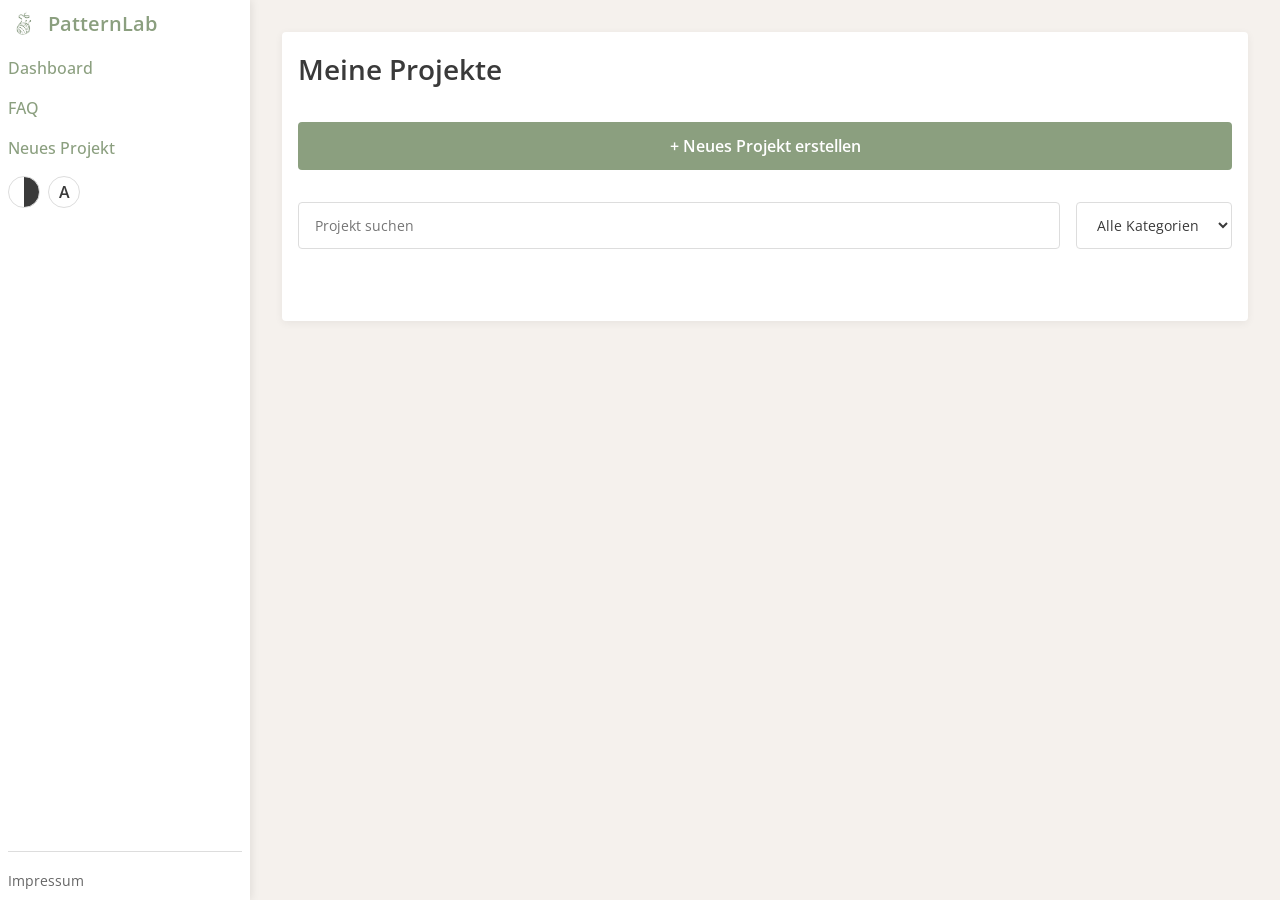
<file: index.html>
<!DOCTYPE html>
<html lang="de">
<head>
  <meta charset="UTF-8">
  <!-- UTF-8 erlaubt deutsche Umlaute wie ä, ö, ü und ß im Dokument. -->
  <!-- Viewport sorgt dafür, dass die Seite auf mobilen Geräten richtig skaliert. -->
  <meta name="viewport" content="width=device-width, initial-scale=1.0">
  <meta name="description" content="PatternLab Dashboard - Übersicht aller Häkel- und Strickprojekte mit Fortschritt und Projektverwaltung">
  <title>PatternLab - Dashboard</title>
  <link rel="icon" type="image/png" href="design/logo.png">
  <!-- Open Sans wird als zentrale Schriftart der Anwendung geladen. -->
  <link href="https://fonts.googleapis.com/css2?family=Open+Sans:wght@300;400;600&display=swap" rel="stylesheet">
  <link rel="stylesheet" href="css/style.css">
</head>
<body>
  <!-- Gemeinsamer Layout-Container für Sidebar und Hauptbereich. -->
  <div class="container">
    
    <!-- ============================================================
         SIDEBAR: Navigation
         ============================================================ -->
    <aside class="sidebar">
      <!-- App-Name in der Sidebar. -->
      <div class="sidebar-header">
        <button class="menu-toggle" type="button" aria-expanded="false" aria-controls="main-navigation" aria-label="Navigation öffnen">
          <span></span>
          <span></span>
          <span></span>
        </button>
        <div class="sidebar-brand">
          <img class="sidebar-logo" src="design/logo.png" alt="PatternLab Logo">
          <span class="app-title">PatternLab</span>
        </div>
      </div>
      
      <!-- Hauptnavigation zwischen Dashboard und Projektformular. -->
      <div class="sidebar-menu-panel">
        <nav id="main-navigation">
          <ul>
            <li><a href="index.html">Dashboard</a></li>
            <li><a href="faq.html">FAQ</a></li>
            <li><a href="new-project.html">Neues Projekt</a></li>
          </ul>
        </nav>

        <!-- Schaltflächen für Kontrastmodus und Schriftgröße.
             JavaScript speichert die Auswahl im LocalStorage, damit sie nach dem Neuladen erhalten bleibt. -->
        <div class="accessibility-controls">
          <button class="contrast-toggle" type="button" aria-pressed="false" aria-label="Kontrast erhöhen"></button>
          <button class="text-size-toggle" type="button" aria-label="Schriftgröße erhöhen, aktuell 100 Prozent">A</button>
        </div>

        <!-- Link zum Impressum. -->
        <footer>
          <a href="imprint.html">Impressum</a>
        </footer>
      </div>
    </aside>

    <!-- ============================================================
         HAUPTBEREICH: Dashboard
         ============================================================ -->
    <main class="main-content">
      <!-- Übersicht über alle gespeicherten Projekte. -->
      <section id="dashboard">
        <h1>Meine Projekte</h1>
        
        <!-- Link zum Erstellen eines neuen Projekts. -->
        <div class="cta-section">
          <a id="new-project" class="cta-button" href="new-project.html">+ Neues Projekt erstellen</a>
        </div>

        <!-- Filterbereich: Suche und Kategorieauswahl für die Projektkarten.
             Auf kleinen Bildschirmen wird dieser Bereich per Button ein- und ausgeklappt. -->
        <button class="filter-toggle" type="button" aria-expanded="false" aria-controls="dashboard-filters">
          Suche & Filter
        </button>
        <div class="dashboard-filters" id="dashboard-filters">
          <label class="visually-hidden" for="project-search">Projekt suchen</label>
          <input type="search" id="project-search" placeholder="Projekt suchen">
          <label class="visually-hidden" for="category-filter">Kategorie filtern</label>
          <select id="category-filter">
            <option value="all">Alle Kategorien</option>
            <option value="haekeln">Häkeln</option>
            <option value="stricken">Stricken</option>
            <option value="andere">Andere</option>
          </select>
        </div>

        <!-- JavaScript fügt hier die Projektkarten aus dem LocalStorage ein. -->
        <div class="projects" id="projects-container">
          <!-- Projektkarten werden hier von JavaScript eingefügt -->
        </div>
      </section>
    </main>
  </div>

  <!-- Gemeinsame JavaScript-Datei für Dashboard, Formular und Projektansicht. -->
  <script src="js/app.js"></script>
</body>
</html>
</file>
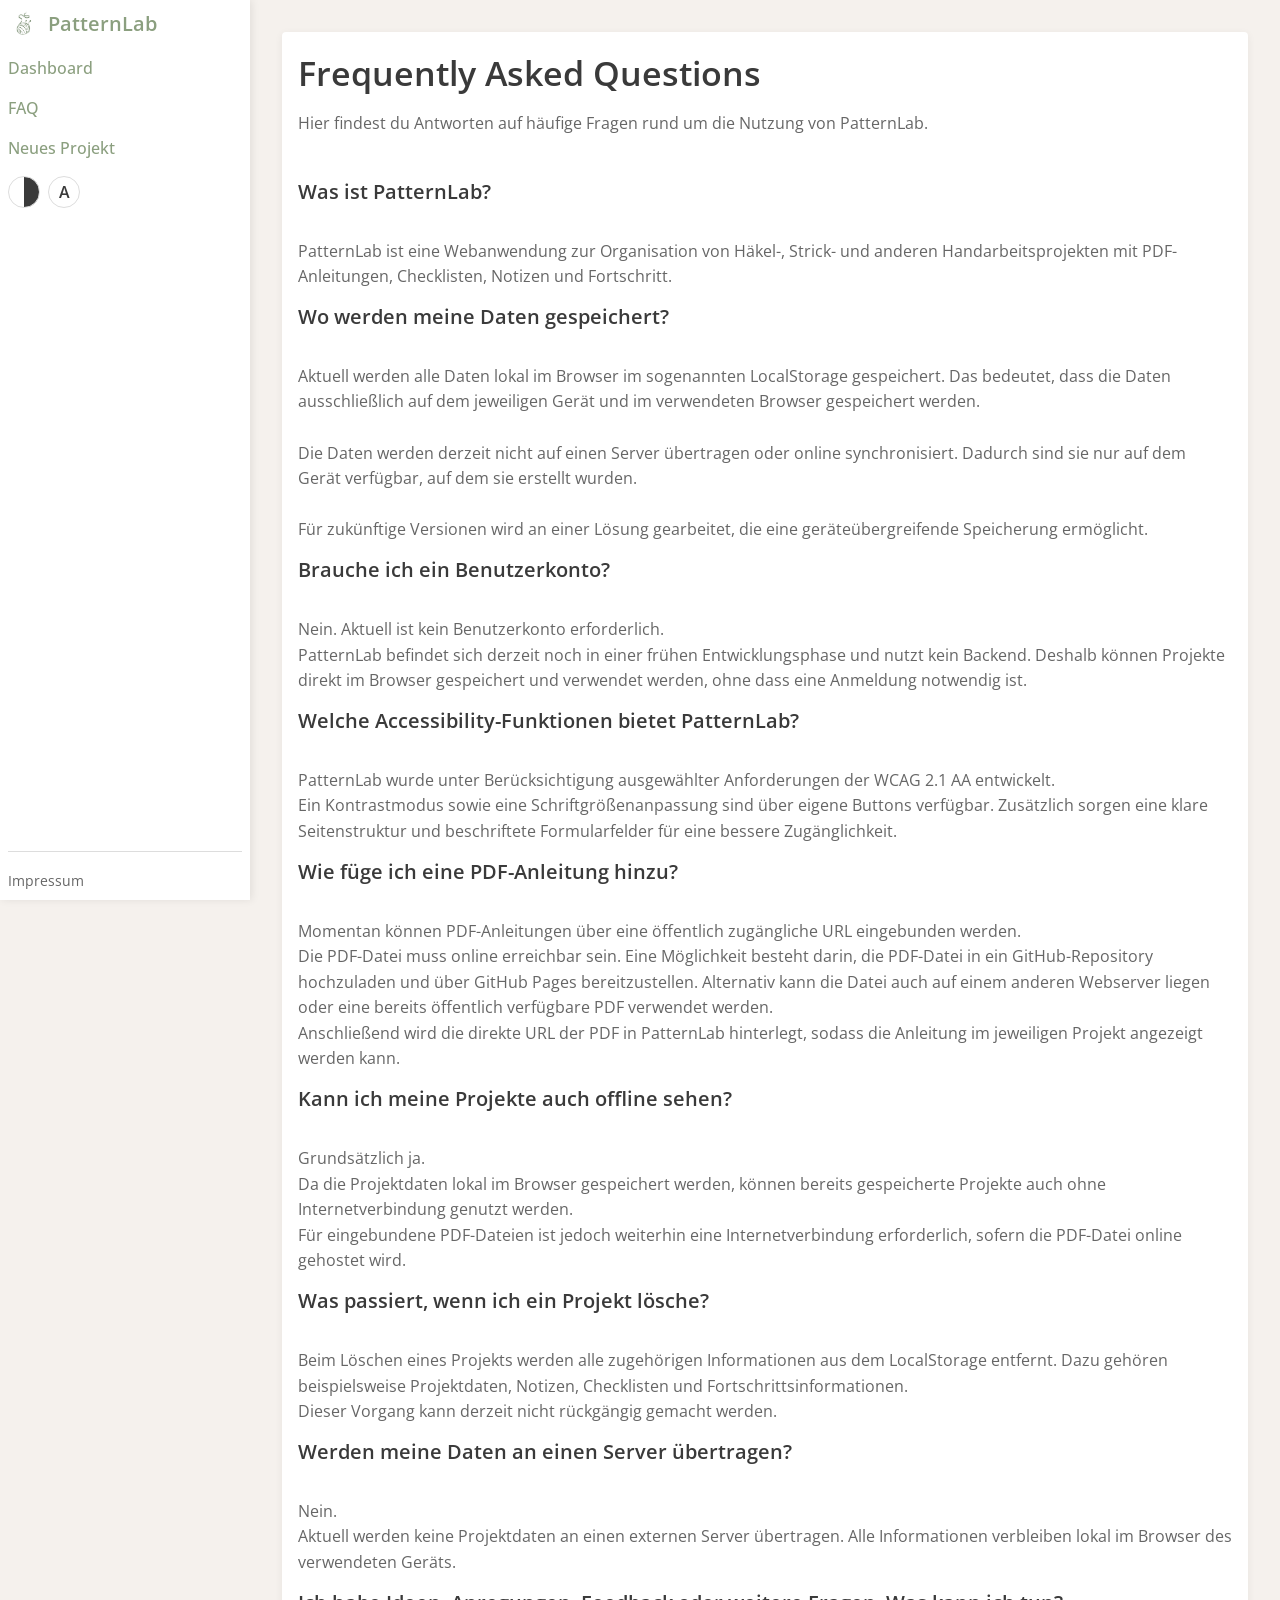
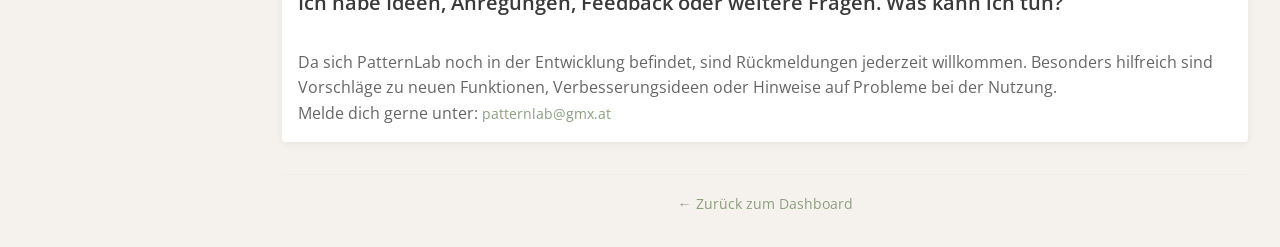
<file: faq.html>
<!DOCTYPE html>
<html lang="de">
<head>
  <meta charset="UTF-8">
  <!-- UTF-8 erlaubt deutsche Umlaute wie ä, ö, ü und ß im Dokument. -->
  <!-- Viewport sorgt dafür, dass die Seite auf mobilen Geräten richtig skaliert. -->
  <meta name="viewport" content="width=device-width, initial-scale=1.0">
  <meta name="description" content="Häufige Fragen und Antworten rund um PatternLab, Projektverwaltung und PDF-Anleitungen">
  <title>FAQ - PatternLab</title>
  <link rel="icon" type="image/png" href="design/logo.png">
  <!-- Open Sans wird als zentrale Schriftart der Anwendung geladen. -->
  <link href="https://fonts.googleapis.com/css2?family=Open+Sans:wght@300;400;600&display=swap" rel="stylesheet">
  <link rel="stylesheet" href="css/style.css">
</head>
<body>
  <!-- Gemeinsamer Layout-Container für Sidebar und Hauptbereich. -->
  <div class="container">
    
    <!-- ============================================================
         SIDEBAR: Navigation
         ============================================================ -->
    <aside class="sidebar">
      <!-- App-Name in der Sidebar. -->
      <div class="sidebar-header">
        <button class="menu-toggle" type="button" aria-expanded="false" aria-controls="main-navigation" aria-label="Navigation öffnen">
          <span></span>
          <span></span>
          <span></span>
        </button>
        <div class="sidebar-brand">
          <img class="sidebar-logo" src="design/logo.png" alt="PatternLab Logo">
          <span class="app-title">PatternLab</span>
        </div>
      </div>
      
      <div class="sidebar-menu-panel">
        <!-- Hauptnavigation zwischen Dashboard, FAQ und Projektformular. -->
        <nav id="main-navigation">
          <ul>
            <li><a href="index.html">Dashboard</a></li>
            <li><a href="faq.html">FAQ</a></li>
            <li><a href="new-project.html">Neues Projekt</a></li>
          </ul>
        </nav>

        <!-- Schaltflächen für Kontrastmodus und Schriftgröße. -->
        <div class="accessibility-controls">
          <button class="contrast-toggle" type="button" aria-pressed="false" aria-label="Kontrast erhöhen"></button>
          <button class="text-size-toggle" type="button" aria-label="Schriftgröße erhöhen, aktuell 100 Prozent">A</button>
        </div>

        <!-- Link zum Impressum. -->
        <footer>
          <a href="imprint.html">Impressum</a>
        </footer>
      </div>
    </aside>

    <!-- ============================================================
         HAUPTBEREICH: FAQ
         ============================================================ -->
    <main class="main-content">
      <!-- Die FAQ bleibt bewusst statisch und klar lesbar, ohne zusätzliche Interaktion. -->
      <section class="faq-list" aria-label="Häufige Fragen und Antworten">
        <header class="faq-header">
          <h1>Frequently Asked Questions</h1>
          <p>Hier findest du Antworten auf häufige Fragen rund um die Nutzung von PatternLab.</p>
        </header>

        <article class="faq-item">
          <h2>Was ist PatternLab?</h2>
          <p>PatternLab ist eine Webanwendung zur Organisation von Häkel-, Strick- und anderen Handarbeitsprojekten mit PDF-Anleitungen, Checklisten, Notizen und Fortschritt.</p>
        </article>

        <article class="faq-item">
          <h2>Wo werden meine Daten gespeichert?</h2>
          <p>Aktuell werden alle Daten lokal im Browser im sogenannten LocalStorage gespeichert. Das bedeutet, dass die Daten ausschließlich auf dem jeweiligen Gerät und im verwendeten Browser gespeichert werden.<br> 
            <br>Die Daten werden derzeit nicht auf einen Server übertragen oder online synchronisiert. Dadurch sind sie nur auf dem Gerät verfügbar, auf dem sie erstellt wurden.<br> 
            <br>Für zukünftige Versionen wird an einer Lösung gearbeitet, die eine geräteübergreifende Speicherung ermöglicht.</p>
        </article>

        <article class="faq-item">
          <h2>Brauche ich ein Benutzerkonto?</h2>
          <p>Nein. Aktuell ist kein Benutzerkonto erforderlich.<br> 
            PatternLab befindet sich derzeit noch in einer frühen Entwicklungsphase und nutzt kein Backend. Deshalb können Projekte direkt im Browser gespeichert und verwendet werden, ohne dass eine Anmeldung notwendig ist.</p>
        </article>

        <article class="faq-item">
          <h2>Welche Accessibility-Funktionen bietet PatternLab?</h2>
          <p>PatternLab wurde unter Berücksichtigung ausgewählter Anforderungen der WCAG 2.1 AA entwickelt.<br>
            Ein Kontrastmodus sowie eine Schriftgrößenanpassung sind über eigene Buttons verfügbar. Zusätzlich sorgen eine klare Seitenstruktur und beschriftete Formularfelder für eine bessere Zugänglichkeit.</p>
        </article>

        <article class="faq-item">
          <h2>Wie füge ich eine PDF-Anleitung hinzu?</h2>
          <p>Momentan können PDF-Anleitungen über eine öffentlich zugängliche URL eingebunden werden.<br>
            Die PDF-Datei muss online erreichbar sein. Eine Möglichkeit besteht darin, die PDF-Datei in ein GitHub-Repository hochzuladen und über GitHub Pages bereitzustellen. Alternativ kann die Datei auch auf einem anderen Webserver liegen oder eine bereits öffentlich verfügbare PDF verwendet werden.<br> 
            Anschließend wird die direkte URL der PDF in PatternLab hinterlegt, sodass die Anleitung im jeweiligen Projekt angezeigt werden kann.</p>
        </article>

        <article class="faq-item">
          <h2>Kann ich meine Projekte auch offline sehen?</h2>
          <p>Grundsätzlich ja.<br>
            Da die Projektdaten lokal im Browser gespeichert werden, können bereits gespeicherte Projekte auch ohne Internetverbindung genutzt werden.<br>
            Für eingebundene PDF-Dateien ist jedoch weiterhin eine Internetverbindung erforderlich, sofern die PDF-Datei online gehostet wird.</p>
        </article>

        <article class="faq-item">
          <h2>Was passiert, wenn ich ein Projekt lösche?</h2>
          <p>Beim Löschen eines Projekts werden alle zugehörigen Informationen aus dem LocalStorage entfernt. Dazu gehören beispielsweise Projektdaten, Notizen, Checklisten und Fortschrittsinformationen.<br>
            Dieser Vorgang kann derzeit nicht rückgängig gemacht werden.</p>
        </article>

        <article class="faq-item">
          <h2>Werden meine Daten an einen Server übertragen?</h2>
          <p>Nein.<br> 
            Aktuell werden keine Projektdaten an einen externen Server übertragen. Alle Informationen verbleiben lokal im Browser des verwendeten Geräts.</p>
        </article>

        <article class="faq-item">
          <h2>Ich habe Ideen, Anregungen, Feedback oder weitere Fragen. Was kann ich tun?</h2>
          <p>Da sich PatternLab noch in der Entwicklung befindet, sind Rückmeldungen jederzeit willkommen. Besonders hilfreich sind Vorschläge zu neuen Funktionen, Verbesserungsideen oder Hinweise auf Probleme bei der Nutzung.<br>
            Melde dich gerne unter: <a href="mailto:patternlab@gmx.at">patternlab@gmx.at</a></p>
        </article>

      </section>

      <div class="project-footer">
        <a href="index.html">← Zurück zum Dashboard</a>
      </div>
    </main>
  </div>

  <!-- Gemeinsame JavaScript-Datei für Navigation und Projektlogik. -->
  <script src="js/app.js"></script>
</body>
</html>
</file>
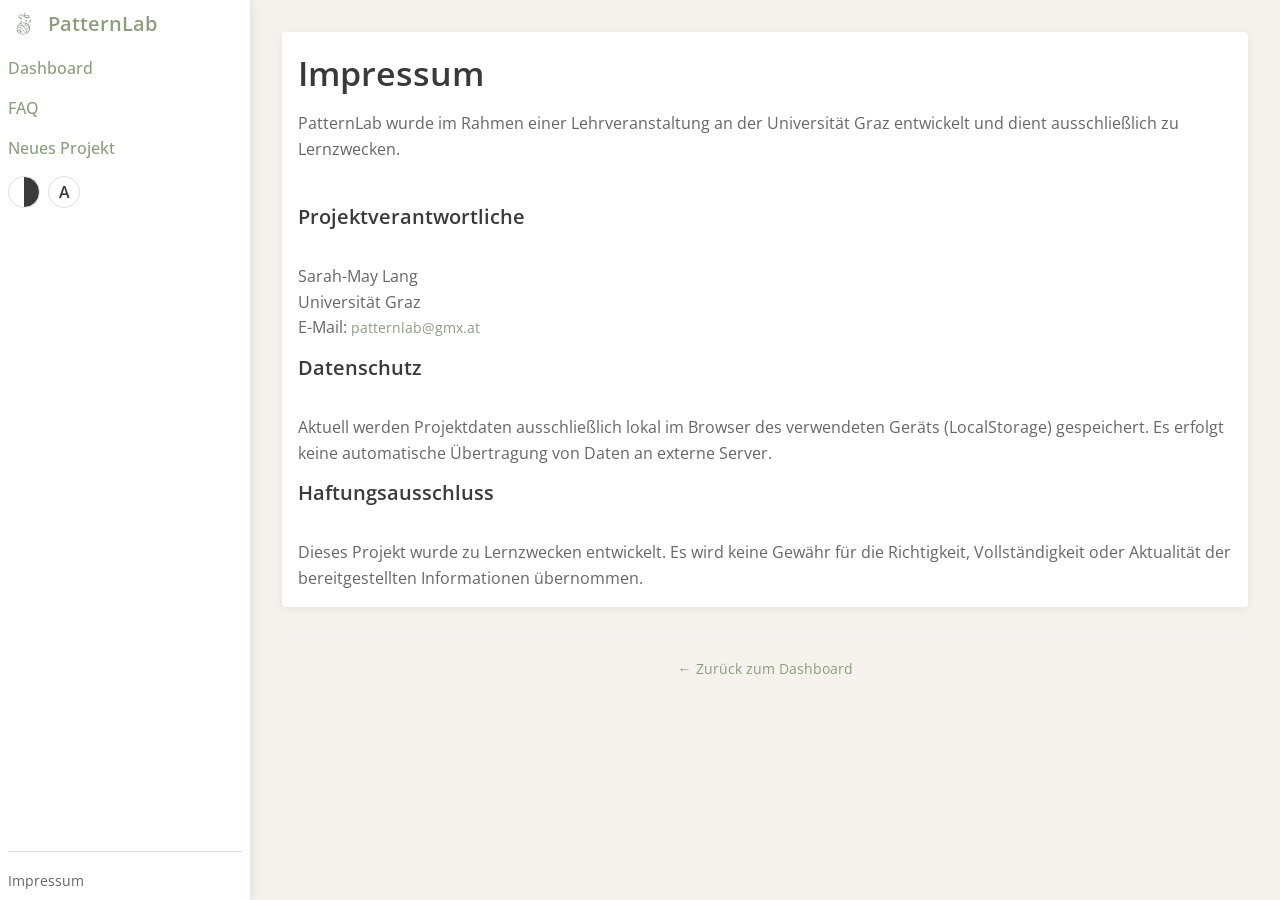
<file: imprint.html>
<!DOCTYPE html>
<html lang="de">
<head>
  <meta charset="UTF-8">
  <!-- UTF-8 erlaubt deutsche Umlaute wie ä, ö, ü und ß im Dokument. -->
  <!-- Viewport-Meta: Stellt sicher, dass die Seite auf mobilen Geräten korrekt skaliert wird. -->
  <meta name="viewport" content="width=device-width, initial-scale=1.0">
  <meta name="description" content="Impressum und rechtliche Informationen von PatternLab - Webanwendung für Häkel- und Strickprojekte">
  <title>Impressum - PatternLab</title>
  <link rel="icon" type="image/png" href="design/logo.png">
  <!-- Open Sans wird als zentrale Schriftart der Anwendung geladen. -->
  <link href="https://fonts.googleapis.com/css2?family=Open+Sans:wght@300;400;600&display=swap" rel="stylesheet">
  <link rel="stylesheet" href="css/style.css">
</head>
<body>
  <!-- Gemeinsamer Layout-Container für Sidebar und Hauptbereich. -->
  <div class="container">
    
    <!-- ============================================================
         SIDEBAR: Navigation
         ============================================================ -->
    <aside class="sidebar">
      <!-- App-Name in der Sidebar. -->
      <div class="sidebar-header">
        <button class="menu-toggle" type="button" aria-expanded="false" aria-controls="main-navigation" aria-label="Navigation öffnen">
          <span></span>
          <span></span>
          <span></span>
        </button>
        <div class="sidebar-brand">
          <img class="sidebar-logo" src="design/logo.png" alt="PatternLab Logo">
          <span class="app-title">PatternLab</span>
        </div>
      </div>
      
      <div class="sidebar-menu-panel">
        <!-- Hauptnavigation zwischen Dashboard, FAQ und Projektformular. -->
        <nav id="main-navigation">
          <ul>
            <li><a href="index.html">Dashboard</a></li>
            <li><a href="faq.html">FAQ</a></li>
            <li><a href="new-project.html">Neues Projekt</a></li>
          </ul>
        </nav>

        <!-- Schaltflächen für Kontrastmodus und Schriftgröße.
             Die Buttons brauchen keine sichtbare Beschriftung, weil aria-label sie für Screenreader erklärt. -->
        <div class="accessibility-controls">
          <button class="contrast-toggle" type="button" aria-pressed="false" aria-label="Kontrast erhöhen"></button>
          <button class="text-size-toggle" type="button" aria-label="Schriftgröße erhöhen, aktuell 100 Prozent">A</button>
        </div>

        <!-- Link zum Impressum. -->
        <footer>
          <a href="imprint.html">Impressum</a>
        </footer>
      </div>
    </aside>

    <!-- ============================================================
         HAUPTBEREICH: Impressum
         ============================================================ -->
    <main class="main-content">
      <!-- Das Impressum nutzt denselben ruhigen Inhaltsrahmen wie die FAQ-Seite. -->
      <section class="imprint-list" aria-label="Impressum und rechtliche Informationen">
        <header class="imprint-header">
          <h1>Impressum</h1>
          <p>PatternLab wurde im Rahmen einer Lehrveranstaltung an der Universität Graz entwickelt und dient ausschließlich zu Lernzwecken.</p>
        </header>

        <!-- Einzelne Impressumsblöcke sind article-Elemente, weil jeder Block ein eigenes kleines Thema hat. -->
        <article class="imprint-item">
          <h2>Projektverantwortliche</h2>
          <p>
            Sarah-May Lang<br>
            Universität Graz<br>
            E-Mail: <a href="mailto:patternlab@gmx.at">patternlab@gmx.at</a>
          </p>
        </article>

        <article class="imprint-item">
          <h2>Datenschutz</h2>
          <p>Aktuell werden Projektdaten ausschließlich lokal im Browser des verwendeten Geräts (LocalStorage) gespeichert. Es erfolgt keine automatische Übertragung von Daten an externe Server.</p>
        </article>

        <article class="imprint-item">
          <h2>Haftungsausschluss</h2>
          <p>Dieses Projekt wurde zu Lernzwecken entwickelt. Es wird keine Gewähr für die Richtigkeit, Vollständigkeit oder Aktualität der bereitgestellten Informationen übernommen.</p>
        </article>
      </section>

      <div class="project-footer">
        <a href="index.html">← Zurück zum Dashboard</a>
      </div>
    </main>
  </div>

  <!-- Gemeinsame JavaScript-Datei für Navigation und Projektlogik. -->
  <script src="js/app.js"></script>
</body>
</html>
</file>
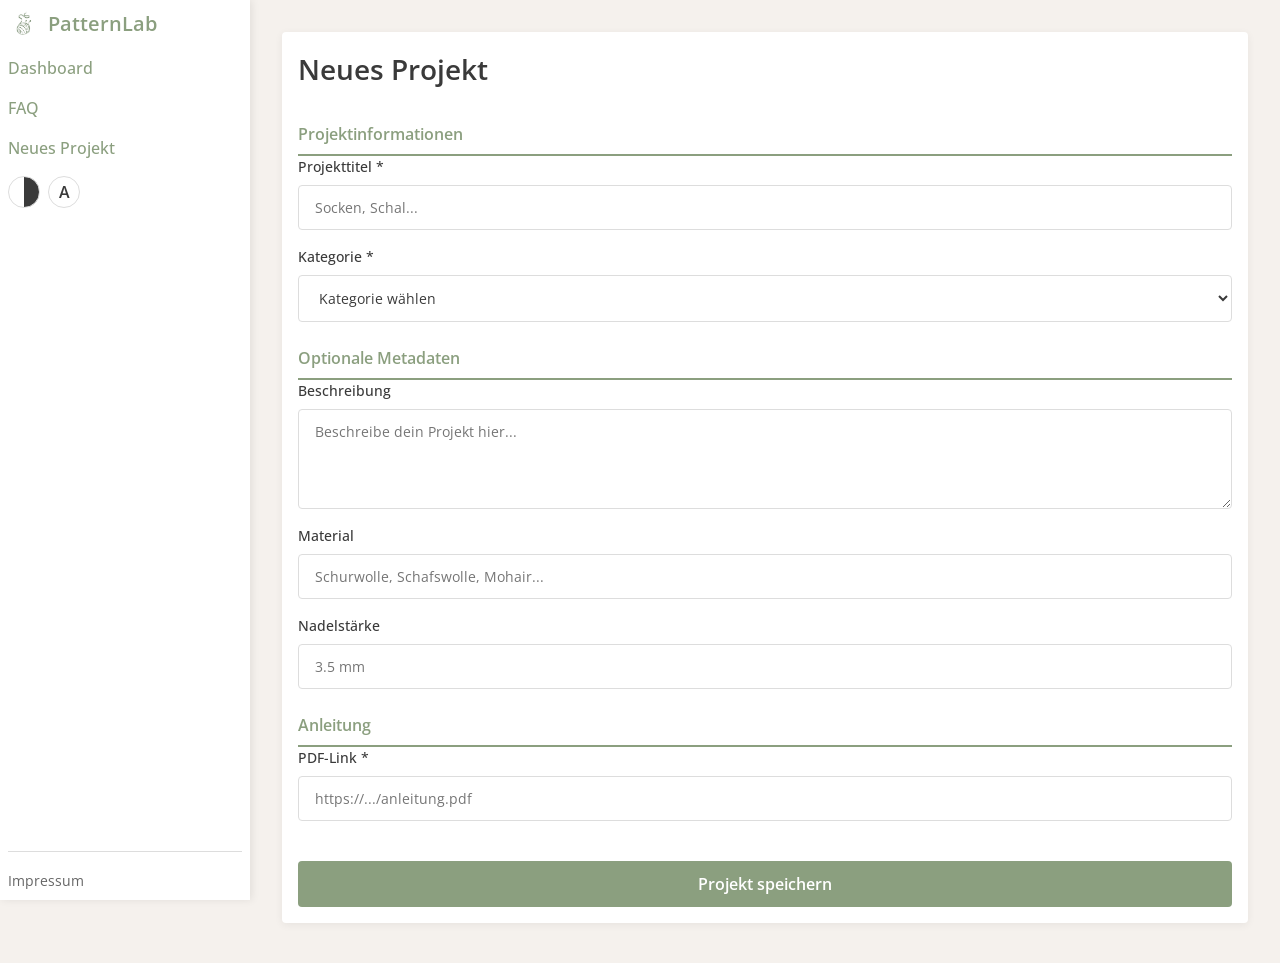
<file: new-project.html>
<!DOCTYPE html>
<html lang="de">
<head>
  <meta charset="UTF-8">
  <!-- UTF-8 erlaubt deutsche Umlaute wie ä, ö, ü und ß im Dokument. -->
  <!-- Viewport sorgt dafür, dass die Seite auf mobilen Geräten richtig skaliert. -->
  <meta name="viewport" content="width=device-width, initial-scale=1.0">
  <meta name="description" content="Neues Häkel- oder Strickprojekt erstellen - Lade PDF-Anleitungen hoch und verwalte Metadaten">
  <title>Neues Projekt - PatternLab</title>
  <link rel="icon" type="image/png" href="design/logo.png">
  <!-- Open Sans wird als zentrale Schriftart der Anwendung geladen. -->
  <link href="https://fonts.googleapis.com/css2?family=Open+Sans:wght@300;400;600&display=swap" rel="stylesheet">
  <link rel="stylesheet" href="css/style.css">
</head>
<body>
  <!-- Gemeinsamer Layout-Container für Sidebar und Hauptbereich. -->
  <div class="container">
    
    <!-- ============================================================
         SIDEBAR: Navigation
         ============================================================ -->
    <aside class="sidebar">
      <!-- App-Name in der Sidebar. -->
      <div class="sidebar-header">
        <button class="menu-toggle" type="button" aria-expanded="false" aria-controls="main-navigation" aria-label="Navigation öffnen">
          <span></span>
          <span></span>
          <span></span>
        </button>
        <div class="sidebar-brand">
          <img class="sidebar-logo" src="design/logo.png" alt="PatternLab Logo">
          <span class="app-title">PatternLab</span>
        </div>
      </div>
      
      <!-- Hauptnavigation zwischen Dashboard und Projektformular. -->
      <div class="sidebar-menu-panel">
        <nav id="main-navigation">
          <ul>
            <li><a href="index.html">Dashboard</a></li>
            <li><a href="faq.html">FAQ</a></li>
            <li><a href="new-project.html">Neues Projekt</a></li>
          </ul>
        </nav>

        <!-- Schaltflächen für Kontrastmodus und Schriftgröße.
             Die Klassen werden von CSS gestaltet und von JavaScript mit Klickfunktionen verbunden. -->
        <div class="accessibility-controls">
          <button class="contrast-toggle" type="button" aria-pressed="false" aria-label="Kontrast erhöhen"></button>
          <button class="text-size-toggle" type="button" aria-label="Schriftgröße erhöhen, aktuell 100 Prozent">A</button>
        </div>

        <!-- Link zum Impressum. -->
        <footer>
          <a href="imprint.html">Impressum</a>
        </footer>
      </div>
    </aside>

    <!-- ============================================================
         HAUPTBEREICH: Projektformular
         ============================================================ -->
    <main class="main-content">
      <!-- Das Formular wird für neue Projekte und zum Bearbeiten bestehender Projekte genutzt. -->
      <section class="form-container">
        <h1>Neues Projekt</h1>
        
        <!-- JavaScript verarbeitet die Eingaben und speichert sie im LocalStorage. -->
        <form id="project-form" class="project-form">
          
          <!-- ============================================================
               FELDGRUPPE 1: Pflichtfelder (Titel, Kategorie)
               ============================================================ -->
          <!-- fieldset gruppiert zusammengehörige Formularfelder; legend ist die sichtbare Überschrift dazu. -->
          <fieldset>
            <legend>Projektinformationen</legend>
            
            <div class="form-group">
              <label for="project-title">Projekttitel *</label>
              <input type="text" id="project-title" name="title" placeholder="Socken, Schal..." required>
            </div>

            <div class="form-group">
              <label for="project-category">Kategorie *</label>
              <select id="project-category" name="category" required>
                <option value="">Kategorie wählen</option>
                <option value="haekeln">Häkeln</option>
                <option value="stricken">Stricken</option>
                <option value="andere">Andere</option>
              </select>
            </div>
          </fieldset>

          <!-- ============================================================
               FELDGRUPPE 2: Optionale Metadaten
               ============================================================ -->
          <!-- Optionale Felder dürfen leer bleiben und werden später mit Ersatztext angezeigt. -->
          <fieldset>
            <legend>Optionale Metadaten</legend>
            
            <div class="form-group">
              <label for="project-description">Beschreibung</label>
              <textarea id="project-description" name="description" placeholder="Beschreibe dein Projekt hier..."></textarea>
            </div>

            <div class="form-group">
              <label for="project-material">Material</label>
              <input type="text" id="project-material" name="material" placeholder="Schurwolle, Schafswolle, Mohair...">
            </div>

            <div class="form-group">
              <label for="project-needle-size">Nadelstärke</label>
              <input type="text" id="project-needle-size" name="needleSize" placeholder="3.5 mm">
            </div>
          </fieldset>

          <!-- ============================================================
               FELDGRUPPE 3: PDF-Link
               ============================================================ -->
          <!-- Der PDF-Link muss online erreichbar sein, weil die Projektseite ihn in einem embed-Element anzeigt. -->
          <fieldset>
            <legend>Anleitung</legend>
            
            <!-- Es wird ein Link gespeichert, nicht die PDF-Datei selbst. -->
            <div class="form-group">
              <label for="project-pdf-url">PDF-Link *</label>
              <input type="url" id="project-pdf-url" name="pdfUrl" placeholder="https://.../anleitung.pdf" required>
            </div>
          </fieldset>

          <!-- Der Button speichert ein neues oder bearbeitetes Projekt. -->
          <button type="submit" class="btn-primary">Projekt speichern</button>
        </form>
      </section>
    </main>
  </div>

  <!-- Gemeinsame JavaScript-Datei für Dashboard, Formular und Projektansicht. -->
  <script src="js/app.js"></script>
</body>
</html>
</file>
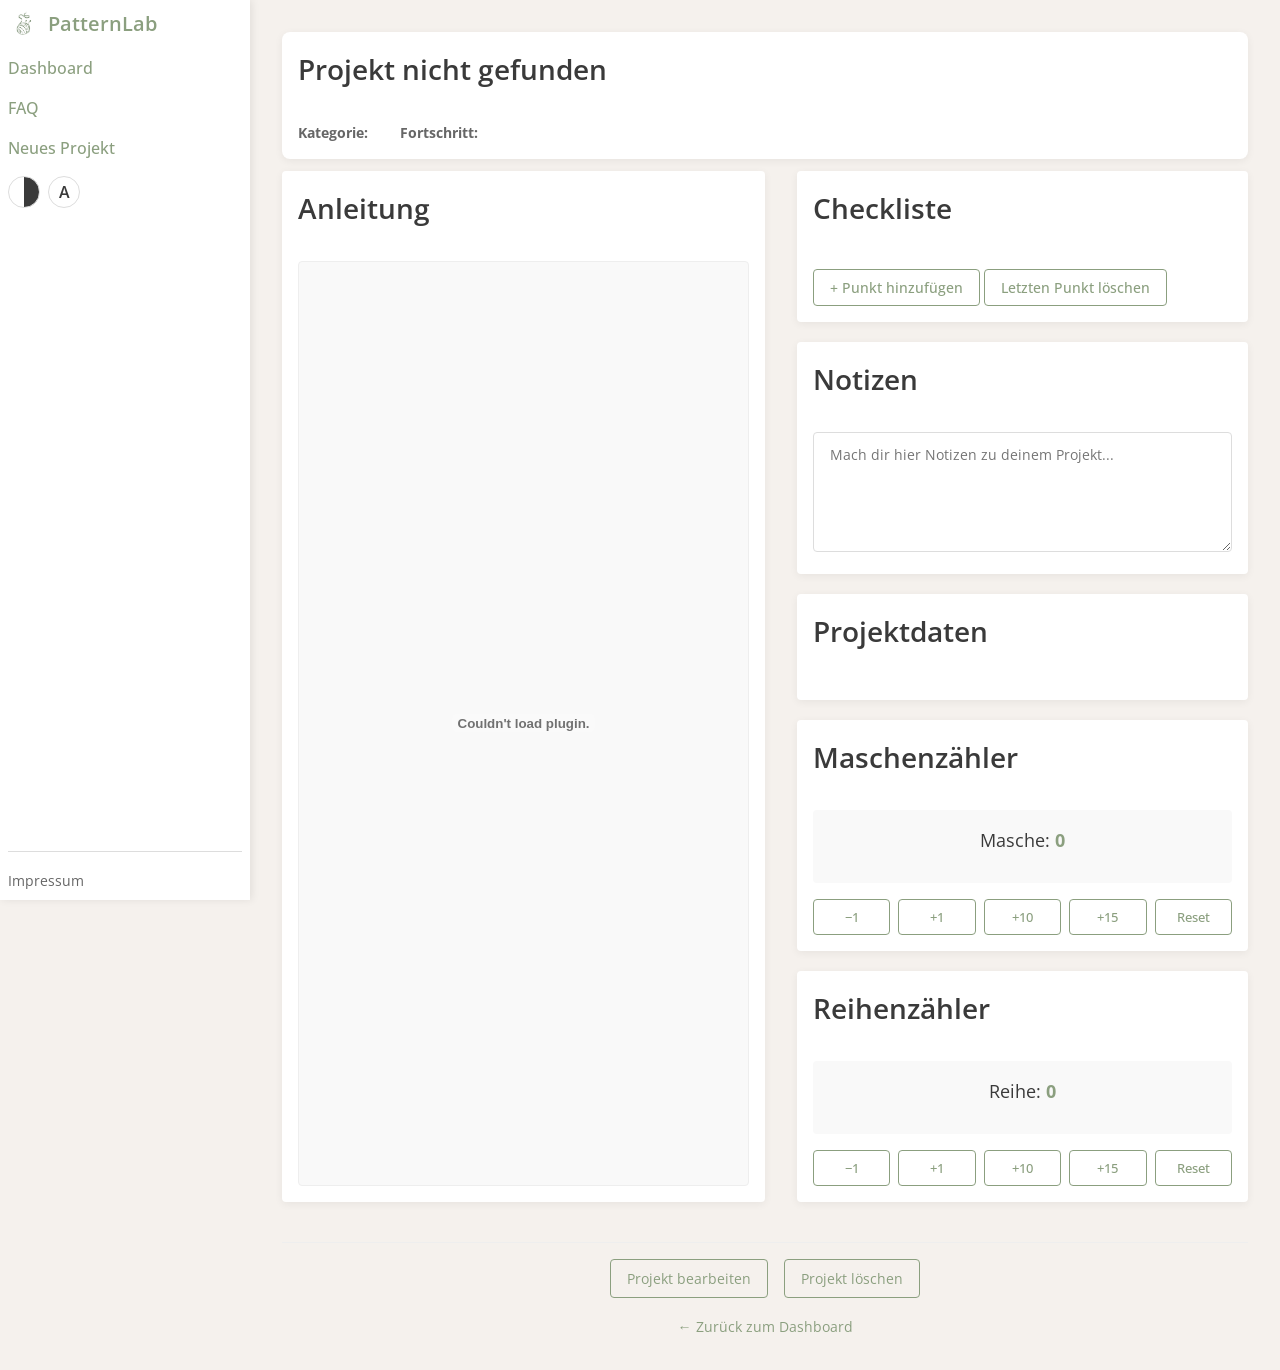
<file: project.html>
<!DOCTYPE html>
<html lang="de">
<head>
  <meta charset="UTF-8">
  <!-- UTF-8 erlaubt deutsche Umlaute wie ä, ö, ü und ß im Dokument. -->
  <!-- Viewport sorgt dafür, dass die Seite auf mobilen Geräten richtig skaliert. -->
  <meta name="viewport" content="width=device-width, initial-scale=1.0">
  <meta name="description" content="Projekt-Detailansicht mit PDF-Anleitung, Checkliste, Notizen und Maschenzähler für Häkel- und Strickprojekte">
  <title>Projekt - PatternLab</title>
  <link rel="icon" type="image/png" href="design/logo.png">
  <!-- Open Sans wird als zentrale Schriftart der Anwendung geladen. -->
  <link href="https://fonts.googleapis.com/css2?family=Open+Sans:wght@300;400;600&display=swap" rel="stylesheet">
  <link rel="stylesheet" href="css/style.css">
</head>
<body>
  <!-- Gemeinsamer Layout-Container für Sidebar und Hauptbereich. -->
  <div class="container">
    
    <!-- ============================================================
         SIDEBAR: Navigation
         ============================================================ -->
    <aside class="sidebar">
      <!-- App-Name in der Sidebar. -->
      <div class="sidebar-header">
        <button class="menu-toggle" type="button" aria-expanded="false" aria-controls="main-navigation" aria-label="Navigation öffnen">
          <span></span>
          <span></span>
          <span></span>
        </button>
        <div class="sidebar-brand">
          <img class="sidebar-logo" src="design/logo.png" alt="PatternLab Logo">
          <span class="app-title">PatternLab</span>
        </div>
      </div>
      
      <!-- Hauptnavigation zwischen Dashboard und Projektformular. -->
      <div class="sidebar-menu-panel">
        <nav id="main-navigation">
          <ul>
            <li><a href="index.html">Dashboard</a></li>
            <li><a href="faq.html">FAQ</a></li>
            <li><a href="new-project.html">Neues Projekt</a></li>
          </ul>
        </nav>

        <!-- Schaltflächen für Kontrastmodus und Schriftgröße.
             Beide Buttons wirken seitenübergreifend, weil JavaScript Klassen am body-Element setzt. -->
        <div class="accessibility-controls">
          <button class="contrast-toggle" type="button" aria-pressed="false" aria-label="Kontrast erhöhen"></button>
          <button class="text-size-toggle" type="button" aria-label="Schriftgröße erhöhen, aktuell 100 Prozent">A</button>
        </div>

        <!-- Link zum Impressum. -->
        <footer>
          <a href="imprint.html">Impressum</a>
        </footer>
      </div>
    </aside>

    <!-- ============================================================
         HAUPTBEREICH: Projektansicht
         ============================================================ -->
    <main class="main-content">
      <!-- JavaScript füllt Titel, Kategorie und Fortschritt des geöffneten Projekts. -->
      <header class="project-header" id="project-header">
        <h1 id="project-title" aria-label="Projekttitel wird von JavaScript geladen">Projekt wird geladen...</h1>
        <div class="project-meta" id="project-meta">
          <p><strong>Kategorie:</strong> <span id="project-category"></span></p>
          <p><strong>Fortschritt:</strong> <span class="progress-value" id="project-progress"></span></p>
        </div>
      </header>

      <!-- Zweispaltiger Bereich: PDF links, interaktive Projektdaten rechts. -->
      <div class="project-content">
        
        <!-- ============================================================
             SPALTE 1: PDF-Anleitung
             ============================================================ -->
        <section class="pdf-section">
          <h2>Anleitung</h2>
          <div class="pdf-placeholder">
            <!-- JavaScript setzt hier den gespeicherten PDF-Link ein.
                 embed zeigt die PDF direkt in der Seite an, wenn der Browser sie laden kann. -->
            <embed id="project-pdf-viewer" type="application/pdf" width="100" height="600">
            <p id="project-pdf-message" hidden>Die PDF-Datei konnte nicht geladen werden. Bitte überprüfe den Link.</p>
          </div>
        </section>

        <!-- ============================================================
             SPALTE 2: Interaktive Projektdaten
             ============================================================ -->
        <div class="interactive-content">
          
          <!-- Checkliste wird pro Projekt aus dem LocalStorage geladen. -->
          <section class="checklist-section">
            <h2>Checkliste</h2>
            <ol class="checklist" id="checklist-container">
              <!-- Checklistenpunkte werden hier von JavaScript eingefügt.
                   Jeder Punkt besteht später aus Checkbox und Textfeld. -->
            </ol>
            <button class="btn-secondary add-checklist-item">+ Punkt hinzufügen</button>
            <button class="btn-secondary delete-last-checklist-item">Letzten Punkt löschen</button>
          </section>

          <!-- Freitextnotizen zum geöffneten Projekt. -->
          <section class="notes-section">
            <h2 id="notes-heading">Notizen</h2>
            <textarea id="project-notes" class="notes" aria-labelledby="notes-heading" placeholder="Mach dir hier Notizen zu deinem Projekt..."></textarea>
          </section>

          <!-- JavaScript zeigt hier Beschreibung, Material und Nadelstärke an. -->
          <section class="project-data-section">
            <h2>Projektdaten</h2>
            <dl id="project-data-container">
              <!-- Projektdaten werden hier von JavaScript eingefügt.
                   dl steht für eine Begriff-Wert-Liste: dt ist der Begriff, dd der Wert. -->
            </dl>
          </section>

          <!-- Maschenzähler für den aktuellen Projektstand. -->
          <section class="counter-section">
            <h2>Maschenzähler</h2>
            <div class="counter-display">
              <p>Masche: <strong id="counter-value">0</strong></p>
            </div>
            <div class="counter-buttons">
              <button class="btn-secondary counter-btn stitch-counter-btn" value="-1">−1</button>
              <button class="btn-secondary counter-btn stitch-counter-btn" value="+1">+1</button>
              <button class="btn-secondary counter-btn stitch-counter-btn" value="+10">+10</button>
              <button class="btn-secondary counter-btn stitch-counter-btn" value="+15">+15</button>
              <button class="btn-secondary counter-btn stitch-counter-btn" value="reset">Reset</button>
            </div>
          </section>

          <!-- Reihenzähler funktioniert wie der Maschenzähler, speichert aber einen eigenen Wert. -->
          <section class="counter-section">
            <h2>Reihenzähler</h2>
            <div class="counter-display">
              <p>Reihe: <strong id="row-counter-value">0</strong></p>
            </div>
            <div class="counter-buttons">
              <button class="btn-secondary counter-btn row-counter-btn" value="-1">−1</button>
              <button class="btn-secondary counter-btn row-counter-btn" value="+1">+1</button>
              <button class="btn-secondary counter-btn row-counter-btn" value="+10">+10</button>
              <button class="btn-secondary counter-btn row-counter-btn" value="+15">+15</button>
              <button class="btn-secondary counter-btn row-counter-btn" value="reset">Reset</button>
            </div>
          </section>

        </div>

      </div>

      <!-- Aktionen für Navigation, Bearbeiten und Löschen des geöffneten Projekts. -->
      <div class="project-footer">
        <div class="project-footer-actions">
          <a id="edit-project-link" class="btn-secondary edit-project-link" href="#">Projekt bearbeiten</a>
          <button type="button" id="delete-project-button" class="btn-secondary delete-project-button">Projekt löschen</button>
        </div>
        <a href="index.html">← Zurück zum Dashboard</a>
      </div>
    </main>
  </div>

  <!-- Gemeinsame JavaScript-Datei für Dashboard, Formular und Projektansicht. -->
  <script src="js/app.js"></script>
</body>
</html>
</file>
<file: css/style.css>
/* ============================================================
   FARBEN & TYPOGRAFIE
   ============================================================
   Zentrale Designwerte aus visual-design.md.
   Wenn sich Farben, Abstände oder Rundungen ändern, passiert das zuerst hier.
   ============================================================ */

:root {
  /* :root ist die oberste Ebene des Dokuments.
     CSS-Variablen, die hier stehen, können später überall mit var(...) benutzt werden. */
  /* Farbpalette: Diese Werte werden auf allen Seiten wiederverwendet. */
  --color-bg: #f5f1ed;        /* Creme / Off-White (Hintergrund) */
  --color-surface: #ffffff;   /* Weiß (Flächen, Boxen) */
  --color-accent: #8b9f7f;    /* Salbeigrün (Akzente, Links) */
  --color-accent-dark: #6d7f61; /* Dunkleres Grün für Hover-Zustände */
  --color-text: #3a3a3a;      /* Dunkelgrau (Fließtext) */
  --color-text-light: #666666; /* Helleres Grau (sekundär) */
  --color-border: #ddd;       /* Standard-Rahmen */
  --color-border-light: #eee; /* Dezenter Rahmen */
  --color-muted-bg: #f9f9f9;  /* Heller Hintergrund innerhalb von Boxen */
  --font-scale: 1;

  /* Layout- und UI-Werte: Einheitliche Maße für Abstände, Rundungen und Schatten. */
  --sidebar-width: 250px;     /* Feste Breite der Sidebar. */
  --spacing-unit: 16px;       /* Basis-Einheit für Abstände (padding, margin, gap). */
  --radius-sm: 4px;           /* Kleine Rundung für Buttons und Eingabefelder. */
  --radius-md: 8px;           /* Größere Rundung für Karten und Bereiche. */
  --shadow-soft: 0 2px 8px rgba(0, 0, 0, 0.06); /* Dezenter Standardschatten. */
  --shadow-card: 0 2px 8px rgba(0, 0, 0, 0.08); /* Etwas stärkerer Kartenschatten. */
  --shadow-hover: 0 4px 12px rgba(139, 159, 127, 0.3); /* Hover-Schatten für wichtige Buttons. */
  --focus-ring: 0 0 0 3px rgba(139, 159, 127, 0.1); /* Sichtbarer Fokus für Tastaturbedienung. */
}

/* ============================================================
   RESET & GLOBALE STILE
   ============================================================
   Grundregeln, die für alle Seiten gelten.
   ============================================================ */

/* Alle Elemente rechnen padding und border in ihre Breite ein; das verhindert viele Layout-Überraschungen. */
* {
  box-sizing: border-box;
}

/* html und body füllen die Höhe des Browserfensters und starten ohne Standardabstände. */
html, body {
  height: 100%;
  margin: 0;
  padding: 0;
}

/* Grundgestaltung für die gesamte Seite: Schrift, Hintergrundfarbe und Textfarbe. */
body {
  font-family: 'Open Sans', sans-serif;
  font-weight: 400; /* Normale Schriftstärke für Fließtext. */
  font-size: calc(1rem * var(--font-scale));
  line-height: 1.5;

  background-color: var(--color-bg);

  color: var(--color-text);
}

body.high-contrast {
  /* Diese Werte ersetzen die normalen Farben, sobald JavaScript die Klasse high-contrast setzt. */
  --color-bg: #ffffff;
  --color-surface: #ffffff;
  --color-accent: #23411f;
  --color-accent-dark: #142812;
  --color-text: #111111;
  --color-text-light: #2f2f2f;
  --color-border: #555555;
  --color-border-light: #777777;
  --color-muted-bg: #f1f1f1;
  --focus-ring: 0 0 0 3px rgba(35, 65, 31, 0.35);
}

body.text-size-125 {
  /* Die Schriftgrößen-Klassen ändern nur --font-scale.
     Alle Schriftgrößen, die mit var(--font-scale) rechnen, passen sich dadurch automatisch an. */
  --font-scale: 1.25;
}

/* Mittlere Schriftvergrößerung für bessere Lesbarkeit. */
body.text-size-150 {
  --font-scale: 1.5;
}

/* Größte Schriftvergrößerung für Nutzerinnen, die sehr große Schrift brauchen. */
body.text-size-200 {
  --font-scale: 2;
}

/* Wenn das mobile Menü offen ist, soll die Seite dahinter nicht scrollen. */
body.menu-open {
  overflow: hidden;
}

.visually-hidden {
  /* Inhalt bleibt für Screenreader erreichbar, ist aber visuell nicht sichtbar.
     Das wird zum Beispiel für Labels genutzt, die das Layout nicht stören sollen. */
  position: absolute;
  width: 1px;
  height: 1px;
  padding: 0;
  margin: -1px;
  overflow: hidden;
  clip: rect(0, 0, 0, 0);
  white-space: nowrap;
  border: 0;
}

/* ============================================================
   HAUPTLAYOUT
   ============================================================
   Mobile-first: Navigation und Inhalt stehen zuerst untereinander.
   ============================================================ */

/* Hauptcontainer: hält Sidebar und Inhaltsbereich zusammen. */
.container {
  display: flex;

  flex-direction: column;

  min-height: 100vh;
}

/* ============================================================
   SIDEBAR
   ============================================================
   Feste Navigation mit App-Titel, Seitenlinks und Impressum.
   ============================================================ */

/* Sidebar: enthält Logo, Navigation, Barrierefreiheitsbuttons und Impressum-Link. */
.sidebar {
  width: 100%;

  /* Der mobile Kopf dient als Anker für das rechts ausgerichtete Pop-up-Menü. */
  position: relative;

  background-color: var(--color-surface);

  padding: calc(var(--spacing-unit) * 0.5);

  box-shadow: 0 2px 8px rgba(0, 0, 0, 0.08);

  flex-shrink: 0;

  display: flex;
  flex-direction: column;

  justify-content: flex-start;
}


/* Oberer Sidebar-Bereich: Logo/App-Name und mobiler Menübutton stehen nebeneinander. */
.sidebar-header {
  display: flex;
  align-items: center;
  justify-content: space-between;
  gap: calc(var(--spacing-unit) * 0.75);
}

/* Logo und App-Name bilden gemeinsam die Markenfläche links im Sidebar-Kopf. */
.sidebar-brand {
  display: flex;
  align-items: center;
  gap: calc(var(--spacing-unit) * 0.5);
  order: 1;
  min-width: 0;
}

/* Logo-Bild in der Sidebar. */
.sidebar-logo {
  width: 32px;
  height: 32px;
  object-fit: contain;
  background-color: var(--color-surface);
  border-radius: 50%;
  flex-shrink: 0;
  /* Das Logo sitzt minimal tiefer, damit es optisch mittig neben dem Schriftzug steht. */
  transform: translateY(0);
}

/* Mobile Menü-Schaltfläche: rechts oben als Hamburger-Icon. */
.menu-toggle {
  width: 36px;
  height: 36px;
  order: 2;
  margin-left: auto;

  display: inline-flex;
  flex-direction: column;
  align-items: center;
  justify-content: center;

  gap: 4px;

  background-color: transparent;
  border: 1px solid var(--color-border);
  border-radius: var(--radius-sm);

  cursor: pointer;
}

/* Die drei Linien im Hamburger-Button. */
.menu-toggle span {
  width: 18px;
  height: 2px;

  background-color: var(--color-accent);
  border-radius: 999px;
}

/* Hover- und Fokuszustand für den Menübutton, damit er bei Maus und Tastatur sichtbar reagiert. */
.menu-toggle:hover,
.menu-toggle:focus {
  border-color: var(--color-accent);
  box-shadow: var(--focus-ring);
  outline: none;
}

/* App-Titel in der Sidebar.
   Der Markenname bleibt bewusst gleich groß, auch wenn die Schriftvergrößerung aktiv ist. */
.sidebar h1,
.sidebar .app-title {
  display: block;
  font-weight: 600;
  font-size: 1.25rem;

  margin: 0;

  color: var(--color-accent);
}

.sidebar-menu-panel {
  /* Auf Mobile ist das Menü zuerst versteckt und wird erst durch .sidebar.is-open sichtbar. */
  display: none;
}

/* Mobile Pop-up-Menü: erscheint gesammelt rechts unter dem Kopfbereich. */
.sidebar.is-open .sidebar-menu-panel {
  display: block;
}

/* Das Menü liegt mobil als festes Overlay über dem Seiteninhalt. */
.sidebar.is-open .sidebar-menu-panel {
  position: fixed;
  top: calc(var(--spacing-unit) * 3.5);
  right: calc(var(--spacing-unit) * 0.5);
  z-index: 1001;

  width: min(240px, calc(100vw - var(--spacing-unit)));
  margin: 0;
  padding: calc(var(--spacing-unit) * 0.5);

  background-color: var(--color-surface);
  border: 1px solid var(--color-border-light);
  border-radius: var(--radius-md);
  box-shadow: var(--shadow-card);
}

/* Der halbtransparente Hintergrund trennt das geöffnete Menü klar vom Rest der Seite. */
.sidebar.is-open::after {
  content: '';
  position: fixed;
  inset: 0;
  z-index: 1000;

  background-color: rgba(58, 58, 58, 0.22);
}

/* Navigationsbereich innerhalb des mobilen Pop-up-Menüs. */
.sidebar-menu-panel nav {
  display: block;
  position: relative;
  z-index: 1;
}

/* Liste der Navigationslinks ohne Browser-Standardpunkte. */
.sidebar nav ul {
  list-style: none;
  margin: 0;
  padding: 0;

  display: flex;
  flex-direction: column;
  gap: calc(var(--spacing-unit) * 0.75);
}

/* Normale Navigationslinks in der Sidebar. */
.sidebar nav a {
  color: var(--color-accent);

  text-decoration: none;

  font-weight: 500;

  transition: color 0.2s ease;
}

/* Hover-Zustand der Navigationslinks: Beim Darüberfahren werden sie unterstrichen. */
.sidebar nav a:hover {
  color: var(--color-accent);
  text-decoration: underline;
}

/* Fußbereich der Sidebar mit Trennlinie über dem Impressum-Link. */
.sidebar footer {
  margin-top: calc(var(--spacing-unit) * 0.5);
  padding-top: calc(var(--spacing-unit) * 0.5);

  border-top: 1px solid var(--color-border);
  position: relative;
  z-index: 1;
}

/* Impressum-Link in der Sidebar. */
.sidebar footer a {
  color: var(--color-text-light);
  text-decoration: none;
  font-size: calc(0.875rem * var(--font-scale));

  transition: color 0.2s ease;
}

/* Hover-Zustand des Impressum-Links. */
.sidebar footer a:hover {
  color: var(--color-accent);
  text-decoration: underline;
}

/* Barrierefreiheitsoptionen: Kontrast und Schriftgröße liegen direkt unter der Navigation. */
.accessibility-controls {
  display: flex;
  align-items: center;
  gap: calc(var(--spacing-unit) * 0.5);
  margin-top: var(--spacing-unit);
}

/* Runde Buttons für Kontrast und Schriftgröße. */
.contrast-toggle,
.text-size-toggle {
  width: 32px;
  height: 32px;
  padding: 0;

  display: inline-flex;
  align-items: center;
  justify-content: center;

  background: linear-gradient(90deg, var(--color-surface) 0 50%, var(--color-text) 50% 100%);
  border: 1px solid var(--color-border);
  border-radius: 50%;

  cursor: pointer;
  transition: border-color 0.2s ease, box-shadow 0.2s ease;
}

/* Der Schriftgrößen-Button zeigt ein sichtbares A. */
.text-size-toggle {
  font-family: 'Open Sans', sans-serif;
  font-weight: 600;
  font-size: 1rem;

  color: var(--color-text);
  background: var(--color-surface);
}

/* Gemeinsamer Hover- und Fokuszustand der Barrierefreiheitsbuttons. */
.contrast-toggle:hover,
.contrast-toggle:focus,
.text-size-toggle:hover,
.text-size-toggle:focus {
  border-color: var(--color-accent);
  outline: none;
  box-shadow: var(--focus-ring);
}

/* Im aktiven Kontrastmodus zeigt der Kontrastbutton die Akzentfarbe. */
body.high-contrast .contrast-toggle {
  background: linear-gradient(90deg, var(--color-surface) 0 50%, var(--color-accent) 50% 100%);
}

/* ============================================================
   HAUPTBEREICH
   ============================================================
   Gemeinsame Typografie und Grundflächen im Inhaltsbereich.
   ============================================================ */

/* Hauptbereich rechts bzw. unter der Sidebar: Hier steht der eigentliche Seiteninhalt. */
.main-content {
  flex: 1;

  /* Mobile bekommt bewusst weniger Außenabstand, damit Inhalt und PDF mehr Platz haben. */
  padding: calc(var(--spacing-unit) * 0.5);

  max-width: 100%;
  width: 100%;
}

/* Überschriften im Hauptbereich. */
.main-content h1,
.main-content h2 {
  font-weight: 600;
  font-size: calc(1.5rem * var(--font-scale));

  margin: 0 0 var(--spacing-unit) 0;

  color: var(--color-text);
}

/* Inhaltsabschnitte im Hauptbereich bekommen eine helle Kartenfläche. */
.main-content section {
  background-color: var(--color-surface);

  /* Karten und Inhaltsboxen rücken mobil enger zusammen. */
  padding: calc(var(--spacing-unit) * 0.5);

  margin-bottom: calc(var(--spacing-unit) * 0.5);

  border-radius: var(--radius-sm);

  box-shadow: var(--shadow-soft);
}

/* Kleinere Abschnittsüberschriften innerhalb von Inhaltsboxen. */
.main-content section h3 {
  font-weight: 600;
  font-size: calc(1.125rem * var(--font-scale));

  margin: 0 0 var(--spacing-unit) 0;

  color: var(--color-text);
}

/* Absätze im Hauptbereich: ruhige Zeilenhöhe und Abstand nach unten. */
.main-content section p {
  font-weight: 400;

  line-height: 1.6;

  margin: 0 0 calc(var(--spacing-unit) * 0.75) 0;
}

/* Adressblock im Impressum ohne kursive Standardschrift. */
.main-content address {
  font-style: normal;

  margin: 0;
  line-height: 1.8;
}

/* Definition-Listen starten ohne Standardabstände. */
.main-content dl {
  margin: 0;
  padding: 0;
}

/* Begriff in einer Definition-List, zum Beispiel "Material". */
.main-content dt {
  font-weight: 600;
  margin-top: calc(var(--spacing-unit) * 0.75);
}

/* Wert in einer Definition-List, zum Beispiel "Baumwolle". */
.main-content dd {
  color: var(--color-text-light);
  margin: 0 0 calc(var(--spacing-unit) * 0.5) var(--spacing-unit);
}

/* Gemeinsame Kartenfläche: Projektkarten und der Projektkopf nutzen dieselbe Basis. */
.project-card,
.project-header {
  background-color: var(--color-surface);
  padding: calc(var(--spacing-unit) * 0.5);
  border-radius: var(--radius-md);
  box-shadow: var(--shadow-soft);
}

.form-container,
.pdf-section,
.checklist-section,
.notes-section,
.project-data-section,
.counter-section {
  /* Diese Inhaltsboxen bekommen dieselbe Rundung wie Karten. */
  border-radius: var(--radius-md);
}

/* Projektkarten bekommen einen etwas stärkeren Schatten als normale Inhaltsboxen. */
.project-card {
  box-shadow: var(--shadow-card);
}

/* ============================================================
   DASHBOARD
   ============================================================
   Übersicht, Suchbereich und Projektkarten.
   ============================================================ */

/* Bereich für die Hauptaktion "Neues Projekt erstellen". */
.cta-section {
  background-color: transparent;

  padding: 0;

  /* Die Hauptaktion bleibt sichtbar, wirkt auf Mobile aber kompakter. */
  margin-bottom: calc(var(--spacing-unit) * 0.75);

  border-radius: 0;
  box-shadow: none;
}

/* Link in der CTA-Section wird optisch wie ein großer Button dargestellt. */
.cta-section .cta-button {
  display: block;
  width: 100%;

  padding: calc(var(--spacing-unit) * 0.6) var(--spacing-unit);

  font-weight: 600;
  font-size: calc(1rem * var(--font-scale));

  text-align: center;
  text-decoration: none;
}

.cta-section .cta-button,
.btn-primary,
.project-card button,
.checklist-input-area button,
.btn-secondary,
.filter-toggle,
.add-checklist-item,
.delete-last-checklist-item,
.counter-btn,
.edit-project-link,
.delete-project-button {
  /* Gemeinsame Button-Basis: Dadurch müssen Schrift, Rundung und Hover-Übergang nicht mehrfach definiert werden. */
  font-family: 'Open Sans', sans-serif;
  border-radius: var(--radius-sm);
  cursor: pointer;
  transition: all 0.2s ease;
}

/* Sekundäre Buttons: transparenter Hintergrund, grüne Kontur, grün beim Hover. */
.btn-secondary {
  background-color: transparent;
  border: 1px solid var(--color-accent);
  color: var(--color-accent);
}

/* Hover-Zustand für sekundäre Buttons und den mobilen Filterbutton. */
.btn-secondary:hover,
.filter-toggle:hover {
  background-color: var(--color-accent);
  color: var(--color-surface);
}

/* Primäre Buttons: gefüllte grüne Fläche für wichtige Aktionen wie Speichern. */
.cta-section .cta-button,
.btn-primary,
.checklist-input-area button {
  background-color: var(--color-accent);
  color: var(--color-surface);
  border: none;
}

/* Hover-Zustand für primäre Aktionen: leichtes Anheben und Schatten. */
.cta-section .cta-button:hover,
.btn-primary:hover {
  transform: translateY(-2px);
  box-shadow: var(--shadow-hover);
}

/* Auf Mobile spart der Dashboard-Filter Platz und wird erst per Button geöffnet. */
.dashboard-filters {
  display: none;
  flex-direction: column;
  gap: calc(var(--spacing-unit) * 0.75);
  margin-bottom: var(--spacing-unit);
}

/* Wenn JavaScript is-open setzt, wird der mobile Filterbereich sichtbar. */
.dashboard-filters.is-open {
  display: flex;
}

.filter-toggle {
  /* Der Toggle ersetzt mobil die immer sichtbare Filterleiste. */
  width: 100%;
  margin-bottom: calc(var(--spacing-unit) * 0.75);
  padding: calc(var(--spacing-unit) * 0.6) var(--spacing-unit);

  background-color: transparent;
  border: 1px solid var(--color-accent);
  color: var(--color-accent);

  font-family: 'Open Sans', sans-serif;
  font-weight: 600;
  font-size: calc(0.875rem * var(--font-scale));
}

/* Gemeinsame Feldbasis: Suche, Formularfelder, Checkliste und Notizen sehen gleich aus. */
.dashboard-filters input,
.dashboard-filters select,
.form-group input,
.form-group textarea,
.form-group select,
.checklist-text,
.checklist-input-area input,
.notes {
  /* Gemeinsame Feld-Basis: Suche, Formular, Checkliste und Notizen bekommen denselben Grundstil. */
  font-family: 'Open Sans', sans-serif;
  font-size: calc(0.875rem * var(--font-scale));
  border: 1px solid var(--color-border);
  border-radius: var(--radius-sm);
  background-color: var(--color-surface);
  color: var(--color-text);
}

/* Größere Eingabefelder bekommen einheitliches Innenpadding. */
.dashboard-filters input,
.dashboard-filters select,
.form-group input,
.form-group textarea,
.form-group select,
.notes {
  padding: calc(var(--spacing-unit) * 0.75) var(--spacing-unit);
}

/* Das Suchfeld darf den verfügbaren Platz in der Filterzeile ausfüllen. */
.dashboard-filters input {
  flex: 1;
}

/* Einheitlicher Fokuszustand: Beim Anklicken oder Tabben wird das aktive Feld sichtbar. */
.dashboard-filters input:focus,
.dashboard-filters select:focus,
.form-group input:focus,
.form-group textarea:focus,
.form-group select:focus,
.checklist-text:focus,
.checklist-input-area input:focus,
.notes:focus,
.filter-toggle:focus {
  outline: none;
  border-color: var(--color-accent);
  box-shadow: var(--focus-ring);
}

/* ============================================================
   PROJEKTKARTEN
   ============================================================
   Karten im Dashboard. Inhalte kommen aus JavaScript.
   ============================================================ */

/* Grid-Container für alle Projektkarten im Dashboard. */
.projects {
  display: grid;
  grid-template-columns: 1fr;

  gap: var(--spacing-unit);

  margin-bottom: var(--spacing-unit);
}

/* ============================================================
   FAQ
   ============================================================
   Fragen und Antworten bleiben bewusst schlicht und gut lesbar.
   ============================================================ */

/* Kopfbereich der FAQ-Seite mit Titel und kurzem Einleitungstext. */
.faq-header {
  margin-bottom: var(--spacing-unit);
}

/* Große FAQ-Hauptüberschrift. */
.faq-header h1 {
  font-size: calc(1.875rem * var(--font-scale));
  margin-bottom: calc(var(--spacing-unit) * 0.5);
  color: var(--color-text);
}

/* Einleitungstext der FAQ etwas zurückhaltender färben. */
.faq-header p {
  color: var(--color-text-light);
  margin: 0;
}

/* FAQ-Liste: alle Fragen stehen untereinander mit gleichmäßigem Abstand. */
.faq-list {
  display: flex;
  flex-direction: column;
  gap: calc(var(--spacing-unit) * 0.75);
}

/* Einzelne FAQ-Box ohne zusätzlichen Außenabstand, weil der Abstand über .faq-list kommt. */
.faq-item {
  margin-bottom: 0;
}

/* Frage-Überschrift innerhalb eines FAQ-Eintrags. */
.faq-item h2 {
  font-size: calc(1.125rem * var(--font-scale));
  margin: 0 0 calc(var(--spacing-unit) * 0.5) 0;
  color: var(--color-text);
}

/* Antworttext in der FAQ. */
.faq-item p {
  color: var(--color-text-light);
}

/* Beim letzten Absatz in einer FAQ-Box wird der untere Abstand entfernt. */
.faq-item p:last-child {
  margin-bottom: 0;
}

/* ============================================================
   IMPRESSUM
   ============================================================
   Das Impressum nutzt denselben ruhigen Lesefluss wie die FAQ.
   ============================================================ */

/* Kopfbereich der Impressumsseite. */
.imprint-header {
  margin-bottom: var(--spacing-unit);
}

/* Impressums-Hauptüberschrift. */
.imprint-header h1 {
  font-size: calc(1.875rem * var(--font-scale));
  margin-bottom: calc(var(--spacing-unit) * 0.5);
  color: var(--color-text);
}

/* Einleitungstext im Impressum etwas heller darstellen. */
.imprint-header p {
  color: var(--color-text-light);
  margin: 0;
}

/* Impressumsblöcke stehen untereinander mit gleichmäßigem Abstand. */
.imprint-list {
  display: flex;
  flex-direction: column;
  gap: calc(var(--spacing-unit) * 0.75);
}

/* Einzelner Impressumsblock ohne zusätzlichen Außenabstand. */
.imprint-item {
  margin-bottom: 0;
}

/* Überschrift eines Impressumsblocks. */
.imprint-item h2 {
  font-size: calc(1.125rem * var(--font-scale));
  margin: 0 0 calc(var(--spacing-unit) * 0.5) 0;
  color: var(--color-text);
}

/* Text im Impressum nutzt die sekundäre Textfarbe. */
.imprint-item p,
.imprint-item address {
  color: var(--color-text-light);
}

/* Letztes Textelement in einem Impressumsblock braucht keinen unteren Abstand. */
.imprint-item p:last-child,
.imprint-item address:last-child {
  margin-bottom: 0;
}

/* Einzelne Projektkarte: Inhalte stehen untereinander und der Button wandert nach unten. */
.project-card {
  transition: all 0.2s ease;

  display: flex;
  flex-direction: column;

  gap: calc(var(--spacing-unit) * 0.5);
}

/* Hover-Zustand der Projektkarte: Karte hebt sich optisch leicht an. */
.project-card:hover {
  box-shadow: 0 6px 16px rgba(0, 0, 0, 0.12);
  transform: translateY(-2px);
}

/* Projekttitel innerhalb einer Dashboard-Karte. */
.project-card h2 {
  font-weight: 600;
  font-size: calc(1.125rem * var(--font-scale));

  margin: 0 0 calc(var(--spacing-unit) * 0.5) 0;

  color: var(--color-text);
}

/* Projektinformationen innerhalb einer Karte. */
.project-card p {
  font-size: calc(0.875rem * var(--font-scale));
  color: var(--color-text-light);

  margin: 0;
  line-height: 1.4;
}

/* Öffnen-Button innerhalb einer Projektkarte. */
.project-card button {
  padding: calc(var(--spacing-unit) * 0.5) var(--spacing-unit);

  font-weight: 500;
  font-size: calc(0.875rem * var(--font-scale));

  margin-top: auto;
}

/* ============================================================
   FORMULAR: Struktur
   ============================================================
   Das Formular wird zum Erstellen und Bearbeiten von Projekten genutzt.
   ============================================================ */

/* Formularbox mit Abstand zum nächsten Inhalt. */
.form-container {
  margin-bottom: var(--spacing-unit);
}

/* Formularfelder werden untereinander angeordnet. */
.project-form {
  display: flex;
  flex-direction: column;
  gap: calc(var(--spacing-unit) * 1.5);
}

/* fieldset gruppiert zusammengehörige Formularfelder ohne sichtbaren Rahmen. */
.project-form fieldset {
  border: none;
  padding: 0;
  margin: 0;
  min-width: 0;

  display: flex;
  flex-direction: column;

  gap: var(--spacing-unit);
}

/* legend ist die Überschrift einer Feldgruppe im Formular. */
.project-form legend {
  font-weight: 600;
  font-size: calc(1rem * var(--font-scale));

  padding: 0 0 calc(var(--spacing-unit) * 0.5) 0;

  color: var(--color-accent);

  border-bottom: 2px solid var(--color-accent);

  margin: 0;

  width: 100%;
  white-space: normal;
  overflow-wrap: anywhere;
}

/* ============================================================
   FORMULAR: Felder
   ============================================================
   Labels und Feldgruppen im Projektformular.
   ============================================================ */

/* Eine Formulargruppe besteht aus Label und Eingabefeld untereinander. */
.form-group {
  display: flex;
  flex-direction: column;
  gap: calc(var(--spacing-unit) * 0.5);
  min-width: 0;
}

/* Beschriftung eines Formularfelds. */
.form-group label {
  font-weight: 500;
  font-size: calc(0.875rem * var(--font-scale));
  font-family: 'Open Sans', sans-serif;

  color: var(--color-text);
}

/* Eingabefelder im Formular füllen die komplette Breite der Gruppe. */
.form-group input,
.form-group textarea,
.form-group select {
  width: 100%;
  min-width: 0;
  font-weight: 400;
  transition: border-color 0.2s ease, box-shadow 0.2s ease;
}

/* Textarea für längere Beschreibung: vertikal vergrößerbar. */
.form-group textarea {
  resize: vertical;
  min-height: 100px;
}

/* ============================================================
   FORMULAR: Speichern-Button
   ============================================================ */

/* Primärer Speichern-Button im Formular. */
.btn-primary {
  padding: calc(var(--spacing-unit) * 0.75) calc(var(--spacing-unit) * 1.5);

  font-weight: 600;
  font-size: calc(1rem * var(--font-scale));

  margin-top: var(--spacing-unit);
}

/* ============================================================
   PROJEKTSEITE: Header
   ============================================================
   Titel, Kategorie und Fortschritt des geöffneten Projekts.
   ============================================================ */

/* Kopfkarte der Projektseite mit Titel, Kategorie und Fortschritt. */
.project-header {
  /* Mobile nutzt denselben Grundabstand wie die nachfolgenden Projektboxen. */
  margin-bottom: calc(var(--spacing-unit) * 0.75);
}

/* Kategorie und Fortschritt stehen nebeneinander und dürfen umbrechen. */
.project-meta {
  display: flex;
  gap: calc(var(--spacing-unit) * 2);
  flex-wrap: wrap;
}

/* Einzelne Meta-Information im Projektkopf. */
.project-meta p {
  font-size: calc(0.875rem * var(--font-scale));
  color: var(--color-text-light);

  margin: 0;
}

/* Prozentwert des Projektfortschritts wird hervorgehoben. */
.progress-value {
  font-weight: 600;
  color: var(--color-accent);
}

/* ============================================================
   PROJEKTSEITE: Inhalt
   ============================================================
   PDF-Bereich und interaktive Inhalte stehen nebeneinander.
   ============================================================ */

/* Hauptbereich der Projektseite: PDF und interaktive Inhalte stehen mobil untereinander. */
.project-content {
  display: flex;
  flex-direction: column;

  /* Zwischen linker und rechter Projektsäule gilt mobil derselbe Takt wie zwischen den Boxen. */
  gap: calc(var(--spacing-unit) * 0.75);
}

/* ============================================================
   PDF-BEREICH
   ============================================================
   Anzeige der verlinkten PDF-Anleitung.
   ============================================================ */

/* Linke bzw. obere Projektspalte für die PDF-Anleitung. */
.pdf-section {
  flex: 1;

  display: flex;
  flex-direction: column;
}

/* Rahmenbereich, in dem die PDF angezeigt oder eine Fehlermeldung gezeigt wird. */
.pdf-placeholder {
  flex: 1;

  display: flex;
  flex-direction: column;
  align-items: center;
  justify-content: center;

  background-color: var(--color-muted-bg);

  border: 1px solid var(--color-border-light);

  border-radius: var(--radius-sm);

  /* Wenig Innenabstand gibt dem eingebetteten PDF mehr nutzbare Breite. */
  padding: calc(var(--spacing-unit) * 0.25);
}

/* Auf Mobile bekommt die PDF-Anzeige Vorrang vor Kartenabstand, damit mehr Inhalt sichtbar ist. */
/* Das eingebettete PDF nutzt die volle Breite und auf Mobile viel Höhe. */
.pdf-placeholder embed {
  width: 100%;
  min-height: 70vh;
}

/* Fehlermeldung im PDF-Bereich, falls die PDF nicht geladen werden kann. */
.pdf-placeholder p {
  font-size: calc(0.875rem * var(--font-scale));
  color: var(--color-text-light);
  text-align: center;
  margin: calc(var(--spacing-unit) * 0.5);
}

/* ============================================================
   INTERAKTIVE PROJEKTDATEN
   ============================================================
   Rechte Spalte mit Checkliste, Notizen, Projektdaten und Zählern.
   ============================================================ */

/* Rechte bzw. untere Projektspalte mit allen interaktiven Werkzeugen. */
.interactive-content {
  flex: 1;

  display: flex;
  flex-direction: column;

  /* Checkliste, Notizen, Projektdaten und Zähler teilen sich mobil einen einheitlichen Abstand. */
  gap: calc(var(--spacing-unit) * 0.75);

  background-color: transparent;
}

/* ============================================================
   CHECKLISTE
   ============================================================
   Bearbeitbare Arbeitsschritte mit erledigt/unerledigt-Status.
   ============================================================ */

/* Checkliste ohne Standard-Listenpunkte, weil Checkboxen den Status zeigen. */
.checklist {
  list-style: none;
  padding: 0;
  margin: 0;

  display: flex;
  flex-direction: column;
  gap: calc(var(--spacing-unit) * 0.5);
}

/* Einzelner Checklistenpunkt: Checkbox und Textfeld stehen nebeneinander. */
.checklist li {
  display: flex;
  align-items: center;
  gap: calc(var(--spacing-unit) * 0.5);
}

/* Checkboxen bekommen die Akzentfarbe des Designs. */
.checklist input[type="checkbox"] {
  width: 16px;
  height: 16px;
  margin: 0;
  flex: 0 0 16px;

  appearance: none;
  -webkit-appearance: none;

  display: grid;
  place-content: center;

  background-color: var(--color-surface);
  border: 2px solid var(--color-accent);
  border-radius: var(--radius-sm);

  cursor: pointer;
}

.checklist input[type="checkbox"]::before {
  content: '';
  width: 4px;
  height: 8px;

  border: solid var(--color-surface);
  border-width: 0 2px 2px 0;

  transform: rotate(45deg) scale(0);
  transition: transform 0.12s ease-in-out;
}

.checklist input[type="checkbox"]:checked {
  background-color: var(--color-accent);
}

.checklist input[type="checkbox"]:checked::before {
  transform: rotate(45deg) scale(1);
}

.checklist input[type="checkbox"]:focus {
  outline: none;
  box-shadow: var(--focus-ring);
}

/* Label-Stil für Checklisten, falls Labels verwendet werden. */
.checklist label {
  font-size: calc(0.875rem * var(--font-scale));
  cursor: pointer;

  margin: 0;
}

/* Bearbeitbares Textfeld eines Checklistenpunkts. */
.checklist-text {
  flex: 1;
  padding: calc(var(--spacing-unit) * 0.4) calc(var(--spacing-unit) * 0.5);
}

/* Eingabebereich, der erscheint, wenn ein neuer Checklistenpunkt angelegt wird. */
.checklist-input-area {
  display: flex;
  gap: calc(var(--spacing-unit) * 0.5);
  margin-top: calc(var(--spacing-unit) * 0.75);
}

/* Textfeld für einen neuen Checklistenpunkt. */
.checklist-input-area input {
  flex: 1;
  padding: calc(var(--spacing-unit) * 0.5) var(--spacing-unit);
}

/* Speichern-Button neben dem neuen Checklistenfeld. */
.checklist-input-area button {
  padding: calc(var(--spacing-unit) * 0.5) var(--spacing-unit);
  font-size: calc(0.875rem * var(--font-scale));
  font-weight: 500;
}

/* Buttons zum Hinzufügen und Entfernen von Checklistenpunkten. */
.add-checklist-item,
.delete-last-checklist-item {
  padding: calc(var(--spacing-unit) * 0.5) var(--spacing-unit);

  font-weight: 500;
  font-size: calc(0.875rem * var(--font-scale));

  margin-top: calc(var(--spacing-unit) * 0.5);
}

/* ============================================================
   NOTIZEN
   Freies Textfeld für projektbezogene Notizen.
   ============================================================ */

/* Notizfeld auf der Projektseite. */
.notes {
  width: 100%;
  resize: vertical;
  min-height: 120px;
  transition: border-color 0.2s ease, box-shadow 0.2s ease;
}

/* ============================================================
   PROJEKTDATEN
   ============================================================
   Definition List für Beschreibung, Material und Nadelstärke.
   ============================================================ */

/* Projektdaten werden als Begriff-Wert-Raster dargestellt. */
.project-data-section dl {
  margin: 0;
  padding: 0;

  display: grid;
  grid-template-columns: 1fr;
  column-gap: var(--spacing-unit);
  row-gap: calc(var(--spacing-unit) * 0.5);
  align-items: start;
}

/* Bezeichnung eines Projektdaten-Felds, zum Beispiel "Nadelstärke". */
.project-data-section dt {
  font-weight: 600;
  font-size: calc(0.875rem * var(--font-scale));
  margin: 0;

  color: var(--color-text);
}

/* Wert eines Projektdaten-Felds. */
.project-data-section dd {
  font-size: calc(0.875rem * var(--font-scale));
  color: var(--color-text-light);

  margin: 0;
}

/* ============================================================
   ZÄHLER
   ============================================================
   Gemeinsames Styling für Maschen- und Reihenzähler.
   ============================================================ */

/* Anzeige des aktuellen Maschen- oder Reihenzähler-Werts. */
.counter-display {
  text-align: center;

  padding: var(--spacing-unit);

  background-color: var(--color-muted-bg);
  border-radius: var(--radius-sm);

  margin-bottom: var(--spacing-unit);
}

/* Text in der Zähleranzeige. */
.counter-display p {
  font-size: calc(1.125rem * var(--font-scale));
  font-weight: 600;
  color: var(--color-text);

  margin: 0;
}

/* Die eigentlichen Zahlenwerte der beiden Zähler werden farblich hervorgehoben. */
#counter-value,
#row-counter-value {
  color: var(--color-accent);
}

/* Buttonreihe der Zähler; sie darf auf mehrere Zeilen umbrechen. */
.counter-buttons {
  display: flex;
  flex-wrap: wrap;
  gap: calc(var(--spacing-unit) * 0.5);
}

/* Einzelner Button eines Zählers, zum Beispiel +1, +10 oder Reset. */
.counter-btn {
  padding: calc(var(--spacing-unit) * 0.5) calc(var(--spacing-unit) * 0.75);

  font-weight: 500;
  font-size: calc(0.8125rem * var(--font-scale));

  flex: 1;
  min-width: 60px;
}

/* ============================================================
   PROJEKT-FOOTER
   ============================================================
   Navigation zurück sowie Bearbeiten- und Löschen-Aktionen.
   ============================================================ */

/* Unterer Bereich der Projekt-, FAQ- und Impressumsseiten mit Zurück-Link und Aktionen. */
.project-footer {
  margin-top: calc(var(--spacing-unit) * 2);
  padding-top: var(--spacing-unit);
  text-align: center;
  border-top: 1px solid var(--color-border-light);
}

/* Aktionsgruppe im Projekt-Footer, zum Beispiel Bearbeiten und Löschen. */
.project-footer-actions {
  display: flex;
  flex-wrap: wrap;
  justify-content: center;
  gap: calc(var(--spacing-unit) * 0.75);
  margin-bottom: var(--spacing-unit);
}

/* Normale Textlinks:
   Der Zurück-Link im Footer sowie die Mail-Links in FAQ und Impressum sehen gleich aus. */
.project-footer > a:not(.btn-secondary),
.faq-item a,
.imprint-item a {
  color: var(--color-accent);
  text-decoration: none;
  font-size: calc(0.875rem * var(--font-scale));
  transition: color 0.2s ease;
}

/* Hover-Zustand für normale Textlinks: Beim Darüberfahren werden sie unterstrichen. */
.project-footer > a:not(.btn-secondary):hover,
.faq-item a:hover,
.imprint-item a:hover {
  color: var(--color-accent);
  text-decoration: underline;
}

/* Bearbeiten-Link und Löschen-Button werden gleich groß und buttonartig dargestellt. */
.project-footer .edit-project-link,
.project-footer .delete-project-button {
  display: inline-block;
  width: auto;
  margin: 0;
  padding: calc(var(--spacing-unit) * 0.5) var(--spacing-unit);
  font-size: calc(0.875rem * var(--font-scale));
  line-height: 1.5;
  text-align: center;
  text-decoration: none;
  appearance: none;
}

/* ============================================================
   RESPONSIVE BREAKPOINTS
   ============================================================
   Ab Tablet und Desktop wird der vorhandene Desktop-Look schrittweise aktiviert.
   ============================================================ */

@media (max-width: 767px) {
  /* Bei großer Schrift brechen mobile Inhalte früher um, damit nichts aus Boxen herausragt. */
  body.text-size-150,
  body.text-size-200 {
    overflow-wrap: anywhere;
  }

  /* Bei großer Schrift dürfen Formularelemente und Links nicht breiter als der Bildschirm werden. */
  body.text-size-150 :is(input, select, textarea, button, a),
  body.text-size-200 :is(input, select, textarea, button, a) {
    max-width: 100%;
  }

  /* Mehrspaltige Bedienbereiche werden bei großer Schrift untereinander gestapelt. */
  body.text-size-150 :is(.dashboard-filters, .checklist-input-area, .counter-buttons, .project-footer-actions),
  body.text-size-200 :is(.dashboard-filters, .checklist-input-area, .counter-buttons, .project-footer-actions) {
    flex-direction: column;
  }

  /* Wichtige Buttons nutzen bei großer Schrift die volle Breite. */
  body.text-size-150 :is(.counter-btn, .edit-project-link, .delete-project-button),
  body.text-size-200 :is(.counter-btn, .edit-project-link, .delete-project-button) {
    width: 100%;
  }

  /* Projekt-Metadaten stehen bei großer Schrift untereinander. */
  body.text-size-150 .project-meta,
  body.text-size-200 .project-meta {
    flex-direction: column;
    gap: calc(var(--spacing-unit) * 0.5);
  }

  /* Checklistenpunkte dürfen bei großer Schrift umbrechen. */
  body.text-size-150 .checklist li,
  body.text-size-200 .checklist li {
    flex-wrap: wrap;
    align-items: flex-start;
  }

  /* Das Checklisten-Textfeld nimmt nach dem Umbruch die ganze Zeile ein. */
  body.text-size-150 .checklist-text,
  body.text-size-200 .checklist-text {
    flex-basis: 100%;
  }
}

@media (min-width: 768px) {
  /* min-width bedeutet: Diese Regeln gelten ab dieser Bildschirmbreite und größer. */
  /* Ab Tablet werden Abstände und Filterdarstellung wieder großzügiger. */
  /* Tablet: Hauptinhalt bekommt mehr Außenabstand. */
  .main-content {
    padding: calc(var(--spacing-unit) * 1.5);
  }

  /* Tablet: Karten und Inhaltsboxen bekommen mehr Innenabstand. */
  .main-content section,
  .project-card,
  .project-header {
    padding: var(--spacing-unit);
  }

  /* Tablet: Überschriften werden etwas größer. */
  .main-content h1,
  .main-content h2 {
    font-size: calc(1.75rem * var(--font-scale));
    margin-bottom: calc(var(--spacing-unit) * 2);
  }

  /* Die FAQ behält auch auf größeren Screens eine klare Hierarchie zwischen Titel und Fragen. */
  .faq-header h1 {
    font-size: calc(2.125rem * var(--font-scale));
    margin-bottom: calc(var(--spacing-unit) * 0.75);
  }

  .faq-item h2 {
    font-size: calc(1.25rem * var(--font-scale));
  }

  .imprint-header h1 {
    font-size: calc(2.125rem * var(--font-scale));
    margin-bottom: calc(var(--spacing-unit) * 0.75);
  }

  .imprint-item h2 {
    font-size: calc(1.25rem * var(--font-scale));
  }

  /* Tablet: Abstand zwischen PDF- und Interaktionsbereich wird größer. */
  .project-content {
    gap: var(--spacing-unit);
  }

  /* Tablet: PDF-Rahmen bekommt wieder mehr Innenabstand. */
  .pdf-placeholder {
    padding: var(--spacing-unit);
  }

  /* Tablet: PDF-Anzeige bekommt eine feste Mindesthöhe. */
  .pdf-placeholder embed {
    min-height: 360px;
  }

  /* Tablet: CTA-Bereich bekommt mehr Abstand nach unten. */
  .cta-section {
    margin-bottom: calc(var(--spacing-unit) * 2);
  }

  /* Tablet: CTA-Button bekommt mehr Innenabstand. */
  .cta-section .cta-button {
    padding: calc(var(--spacing-unit) * 0.75) var(--spacing-unit);
  }

  /* Tablet und größer: Der mobile Filterbutton wird nicht mehr gebraucht. */
  .filter-toggle {
    display: none;
  }

  /* Tablet und größer: Suchfeld und Kategorieauswahl sind dauerhaft nebeneinander sichtbar. */
  .dashboard-filters {
    display: flex;
    flex-direction: row;
    gap: var(--spacing-unit);
    margin-bottom: calc(var(--spacing-unit) * 1.5);
  }

  /* Tablet: Projektkarten werden zweispaltig angezeigt. */
  .projects {
    grid-template-columns: repeat(2, 1fr);
    gap: calc(var(--spacing-unit) * 1.5);
    margin-bottom: calc(var(--spacing-unit) * 2);
  }

  /* Tablet: Projektdaten bekommen zwei Spalten, links Begriff und rechts Wert. */
  .project-data-section dl {
    grid-template-columns: 100px 1fr;
  }

  /* Tablet: Footer bleibt zentriert, Aktionen bekommen etwas mehr Abstand. */
  .project-footer {
    text-align: center;

    .project-footer-actions {
      gap: var(--spacing-unit);
    }
  }
}

@media (min-width: 1024px) {
  /* Desktop-Layout: Ab hier steht die Sidebar links neben dem Inhalt. */
  /* Ab Desktop kehrt die Seite zum klassischen Sidebar-Layout zurück. */
  /* Desktop: Sidebar und Inhalt stehen nebeneinander statt untereinander. */
  .container {
    flex-direction: row;
  }

  /* Desktop: Sidebar-Kopf wird wieder normal gestapelt. */
  .sidebar-header {
    display: block;
    margin-bottom: var(--spacing-unit);
  }

  /* Desktop: Hamburger-Button wird ausgeblendet, weil die Sidebar dauerhaft sichtbar ist. */
  .menu-toggle {
    display: none;
  }

  /* Desktop: Sidebar bekommt feste Breite und bleibt beim Scrollen sichtbar. */
  .sidebar {
    width: var(--sidebar-width);
    position: sticky;
    top: 0;
    height: 100vh;
    overflow-y: auto;
    box-shadow: 2px 0 8px rgba(0, 0, 0, 0.08);
  }

  .sidebar-menu-panel {
    /* Das mobile Pop-up wird hier wieder zum normalen Sidebar-Inhalt. */
    display: flex;
    flex: 1;
    flex-direction: column;
    width: auto;
    margin: 0;
    padding: 0;
    background-color: transparent;
    border: none;
    border-radius: 0;
    box-shadow: none;
  }

  /* Desktop: Navigation und Footer sind dauerhaft sichtbar. */
  .sidebar nav,
  .sidebar footer {
    display: block;
  }

  /* Desktop: App-Titel braucht keinen extra Abstand. */
  .sidebar h1,
  .sidebar .app-title {
    margin: 0;
  }

  /* Desktop: Navigationslinks bleiben untereinander. */
  .sidebar nav ul {
    flex-direction: column;
    flex-wrap: nowrap;
    gap: var(--spacing-unit);
  }

  /* Desktop: Impressum-Link wandert ans untere Ende der Sidebar. */
  .sidebar footer {
    margin-top: auto;
    padding-top: var(--spacing-unit);
  }

  /* Desktop: Hauptinhalt bekommt großzügigen Abstand und eine maximale Breite. */
  .main-content {
    padding: calc(var(--spacing-unit) * 2);
    max-width: 1200px;
  }

  /* Desktop: PDF und interaktive Inhalte stehen nebeneinander. */
  .project-content {
    flex-direction: row;
    gap: calc(var(--spacing-unit) * 2);
  }

  /* Desktop: PDF füllt die verfügbare Höhe des PDF-Bereichs. */
  .pdf-placeholder embed {
    min-height: 0;
    height: 100%;
  }
}
</file>
